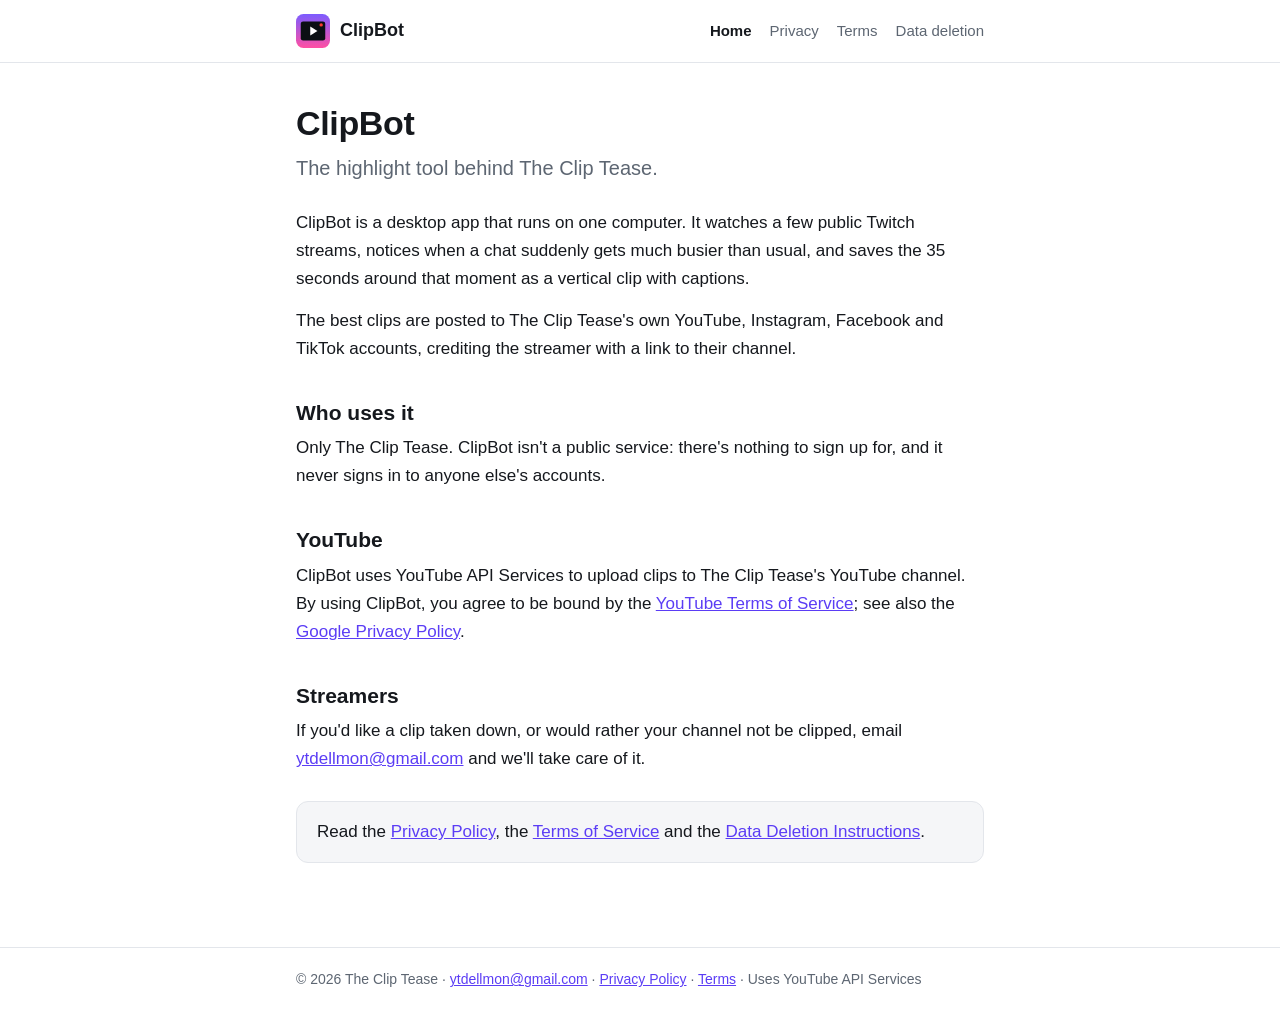
<file: index.html>
<!doctype html>
<html lang="en">
<head>
<meta charset="utf-8">
<meta name="viewport" content="width=device-width, initial-scale=1">
<title>ClipBot · The Clip Tease</title>
<meta name="description" content="ClipBot is the desktop app The Clip Tease uses to clip and post Twitch stream highlights.">
<link rel="stylesheet" href="style.css">
</head>
<body>
<header><div class="wrap">
  <a class="brand" href="./"><svg width="34" height="34" viewBox="0 0 100 100" aria-hidden="true"><defs><linearGradient id="g" x1="0" y1="0" x2="0" y2="1"><stop offset="0" stop-color="#7c5cff"/><stop offset="1" stop-color="#ff4fa3"/></linearGradient></defs><rect width="100" height="100" rx="22" fill="url(#g)"/><rect x="14" y="22" width="72" height="56" rx="7" fill="#0b0f14"/><path d="M42 37v26l21-13z" fill="#fff"/><circle cx="74" cy="32" r="5" fill="#ff3b30"/></svg>ClipBot</a>
  <nav><a href="./" aria-current="page">Home</a><a href="privacy.html">Privacy</a><a href="terms.html">Terms</a><a href="data-deletion.html">Data deletion</a></nav>
</div></header>
<main class="wrap">
  <h1>ClipBot</h1>
  <p class="lead">The highlight tool behind The Clip Tease.</p>
  <p>ClipBot is a desktop app that runs on one computer. It watches a few public Twitch streams, notices when a chat suddenly gets much busier than usual, and saves the 35 seconds around that moment as a vertical clip with captions.</p>
  <p>The best clips are posted to The Clip Tease's own YouTube, Instagram, Facebook and TikTok accounts, crediting the streamer with a link to their channel.</p>
  <h2>Who uses it</h2>
  <p>Only The Clip Tease. ClipBot isn't a public service: there's nothing to sign up for, and it never signs in to anyone else's accounts.</p>
  <h2>YouTube</h2>
  <p>ClipBot uses YouTube API Services to upload clips to The Clip Tease's YouTube channel. By using ClipBot, you agree to be bound by the <a href="https://www.youtube.com/t/terms">YouTube Terms of Service</a>; see also the <a href="http://www.google.com/policies/privacy">Google Privacy Policy</a>.</p>
  <h2>Streamers</h2>
  <p>If you'd like a clip taken down, or would rather your channel not be clipped, email <a href="mailto:ytdellmon@gmail.com">ytdellmon@gmail.com</a> and we'll take care of it.</p>
  <div class="card">Read the <a href="privacy.html">Privacy Policy</a>, the <a href="terms.html">Terms of Service</a> and the <a href="data-deletion.html">Data Deletion Instructions</a>.</div>
</main>
<footer><div class="wrap">© 2026 The Clip Tease · <a href="mailto:ytdellmon@gmail.com">ytdellmon@gmail.com</a> · <a href="privacy.html">Privacy Policy</a> · <a href="terms.html">Terms</a> · Uses YouTube API Services</div></footer>
</body>
</html>
</file>
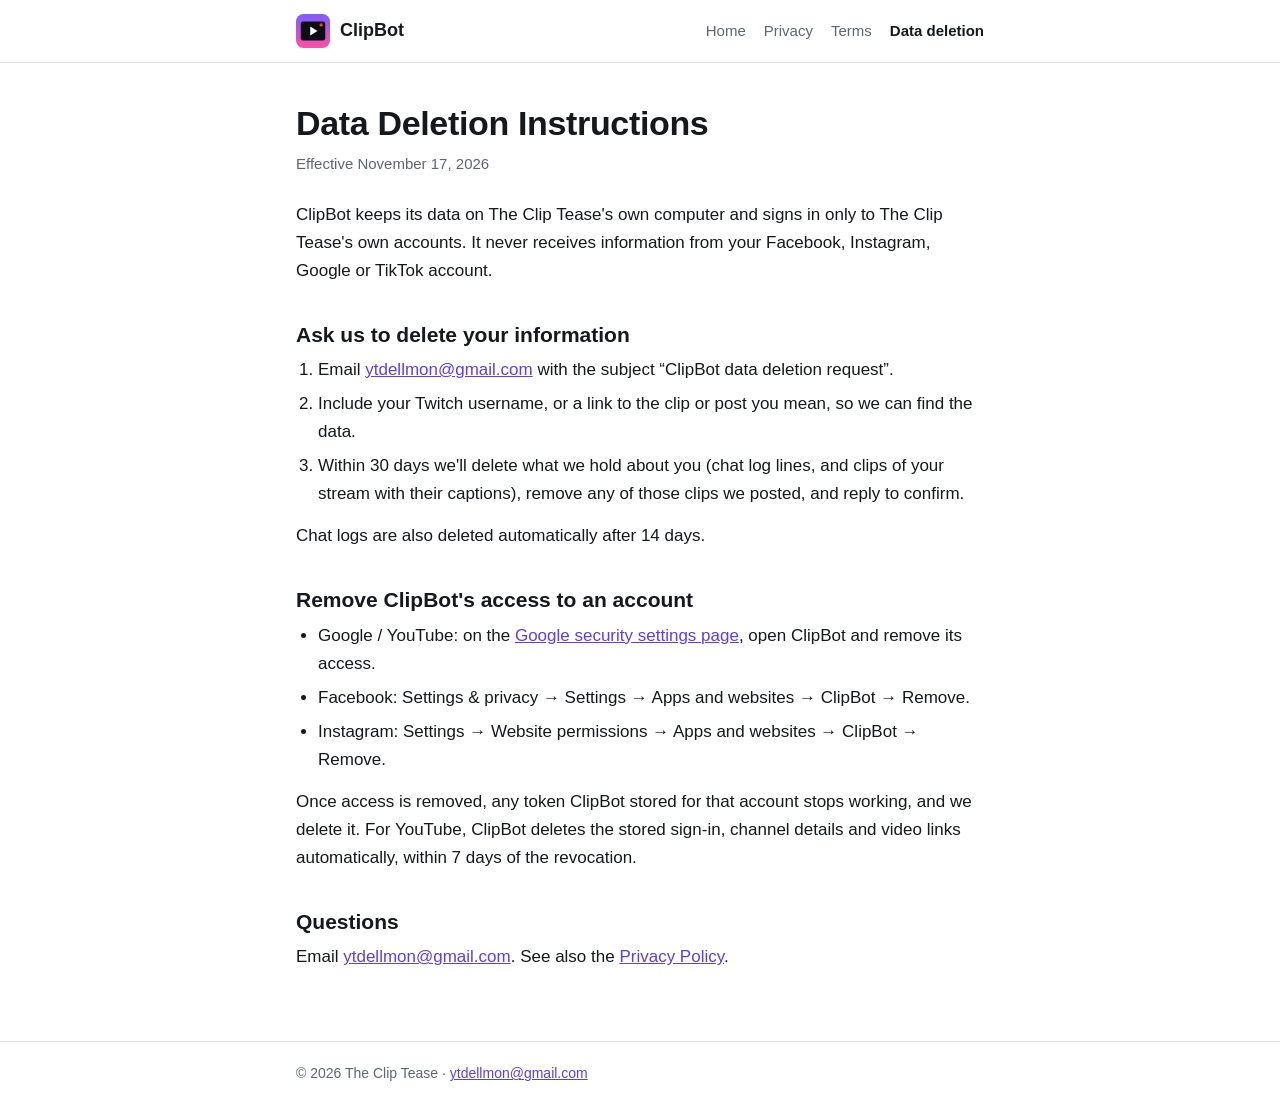
<file: data-deletion.html>
<!doctype html>
<html lang="en">
<head>
<meta charset="utf-8">
<meta name="viewport" content="width=device-width, initial-scale=1">
<title>Data Deletion · ClipBot</title>
<meta name="description" content="How to ask ClipBot to delete information about you.">
<link rel="stylesheet" href="style.css">
</head>
<body>
<header><div class="wrap">
  <a class="brand" href="./"><svg width="34" height="34" viewBox="0 0 100 100" aria-hidden="true"><defs><linearGradient id="g" x1="0" y1="0" x2="0" y2="1"><stop offset="0" stop-color="#7c5cff"/><stop offset="1" stop-color="#ff4fa3"/></linearGradient></defs><rect width="100" height="100" rx="22" fill="url(#g)"/><rect x="14" y="22" width="72" height="56" rx="7" fill="#0b0f14"/><path d="M42 37v26l21-13z" fill="#fff"/><circle cx="74" cy="32" r="5" fill="#ff3b30"/></svg>ClipBot</a>
  <nav><a href="./">Home</a><a href="privacy.html">Privacy</a><a href="terms.html">Terms</a><a href="data-deletion.html" aria-current="page">Data deletion</a></nav>
</div></header>
<main class="wrap">
  <h1>Data Deletion Instructions</h1>
  <p class="meta">Effective November 17, 2026</p>
  <p>ClipBot keeps its data on The Clip Tease's own computer and signs in only to The Clip Tease's own accounts. It never receives information from your Facebook, Instagram, Google or TikTok account.</p>

  <h2>Ask us to delete your information</h2>
  <ol>
    <li>Email <a href="mailto:ytdellmon@gmail.com?subject=ClipBot%20data%20deletion%20request">ytdellmon@gmail.com</a> with the subject “ClipBot data deletion request”.</li>
    <li>Include your Twitch username, or a link to the clip or post you mean, so we can find the data.</li>
    <li>Within 30 days we'll delete what we hold about you (chat log lines, and clips of your stream with their captions), remove any of those clips we posted, and reply to confirm.</li>
  </ol>
  <p>Chat logs are also deleted automatically after 14 days.</p>

  <h2>Remove ClipBot's access to an account</h2>
  <ul>
    <li>Google / YouTube: on the <a href="https://security.google.com/settings/security/permissions">Google security settings page</a>, open ClipBot and remove its access.</li>
    <li>Facebook: Settings &amp; privacy → Settings → Apps and websites → ClipBot → Remove.</li>
    <li>Instagram: Settings → Website permissions → Apps and websites → ClipBot → Remove.</li>
  </ul>
  <p>Once access is removed, any token ClipBot stored for that account stops working, and we delete it. For YouTube, ClipBot deletes the stored sign-in, channel details and video links automatically, within 7 days of the revocation.</p>

  <h2>Questions</h2>
  <p>Email <a href="mailto:ytdellmon@gmail.com">ytdellmon@gmail.com</a>. See also the <a href="privacy.html">Privacy Policy</a>.</p>
</main>
<footer><div class="wrap">© 2026 The Clip Tease · <a href="mailto:ytdellmon@gmail.com">ytdellmon@gmail.com</a></div></footer>
</body>
</html>
</file>
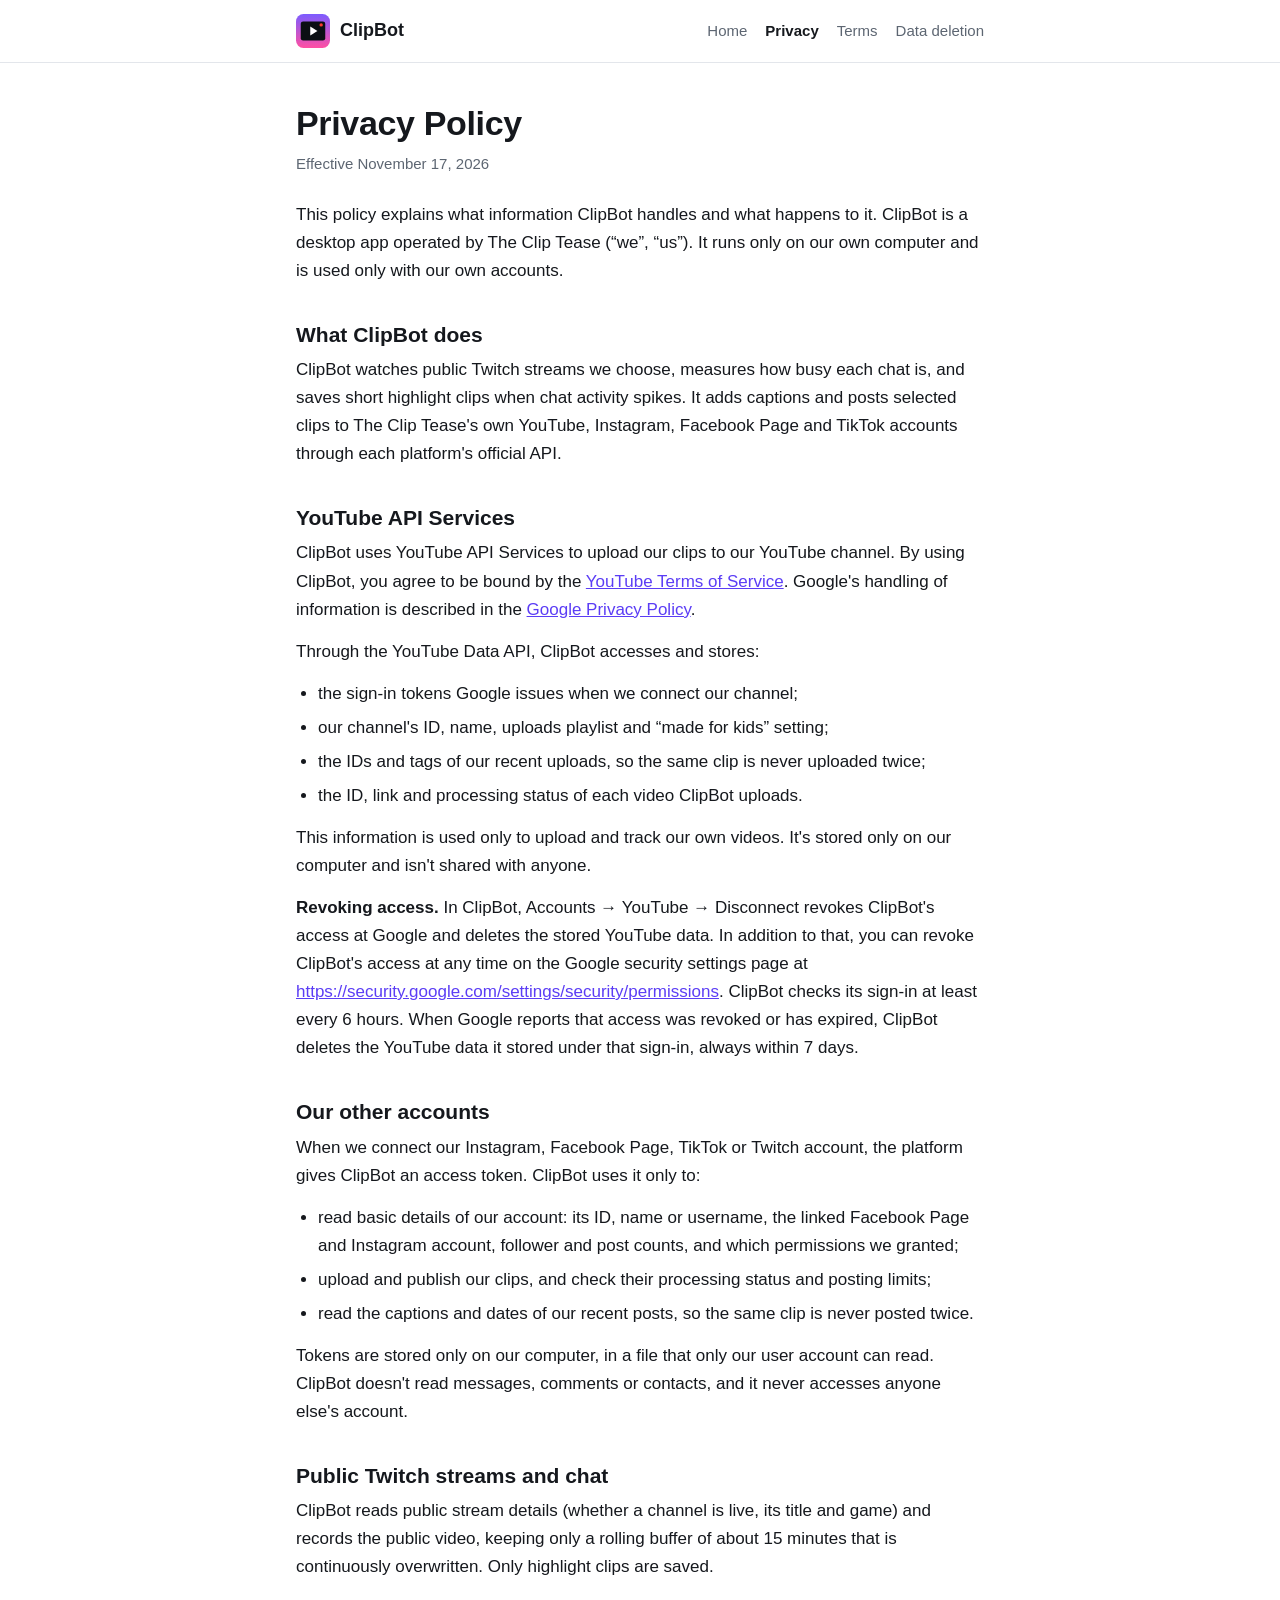
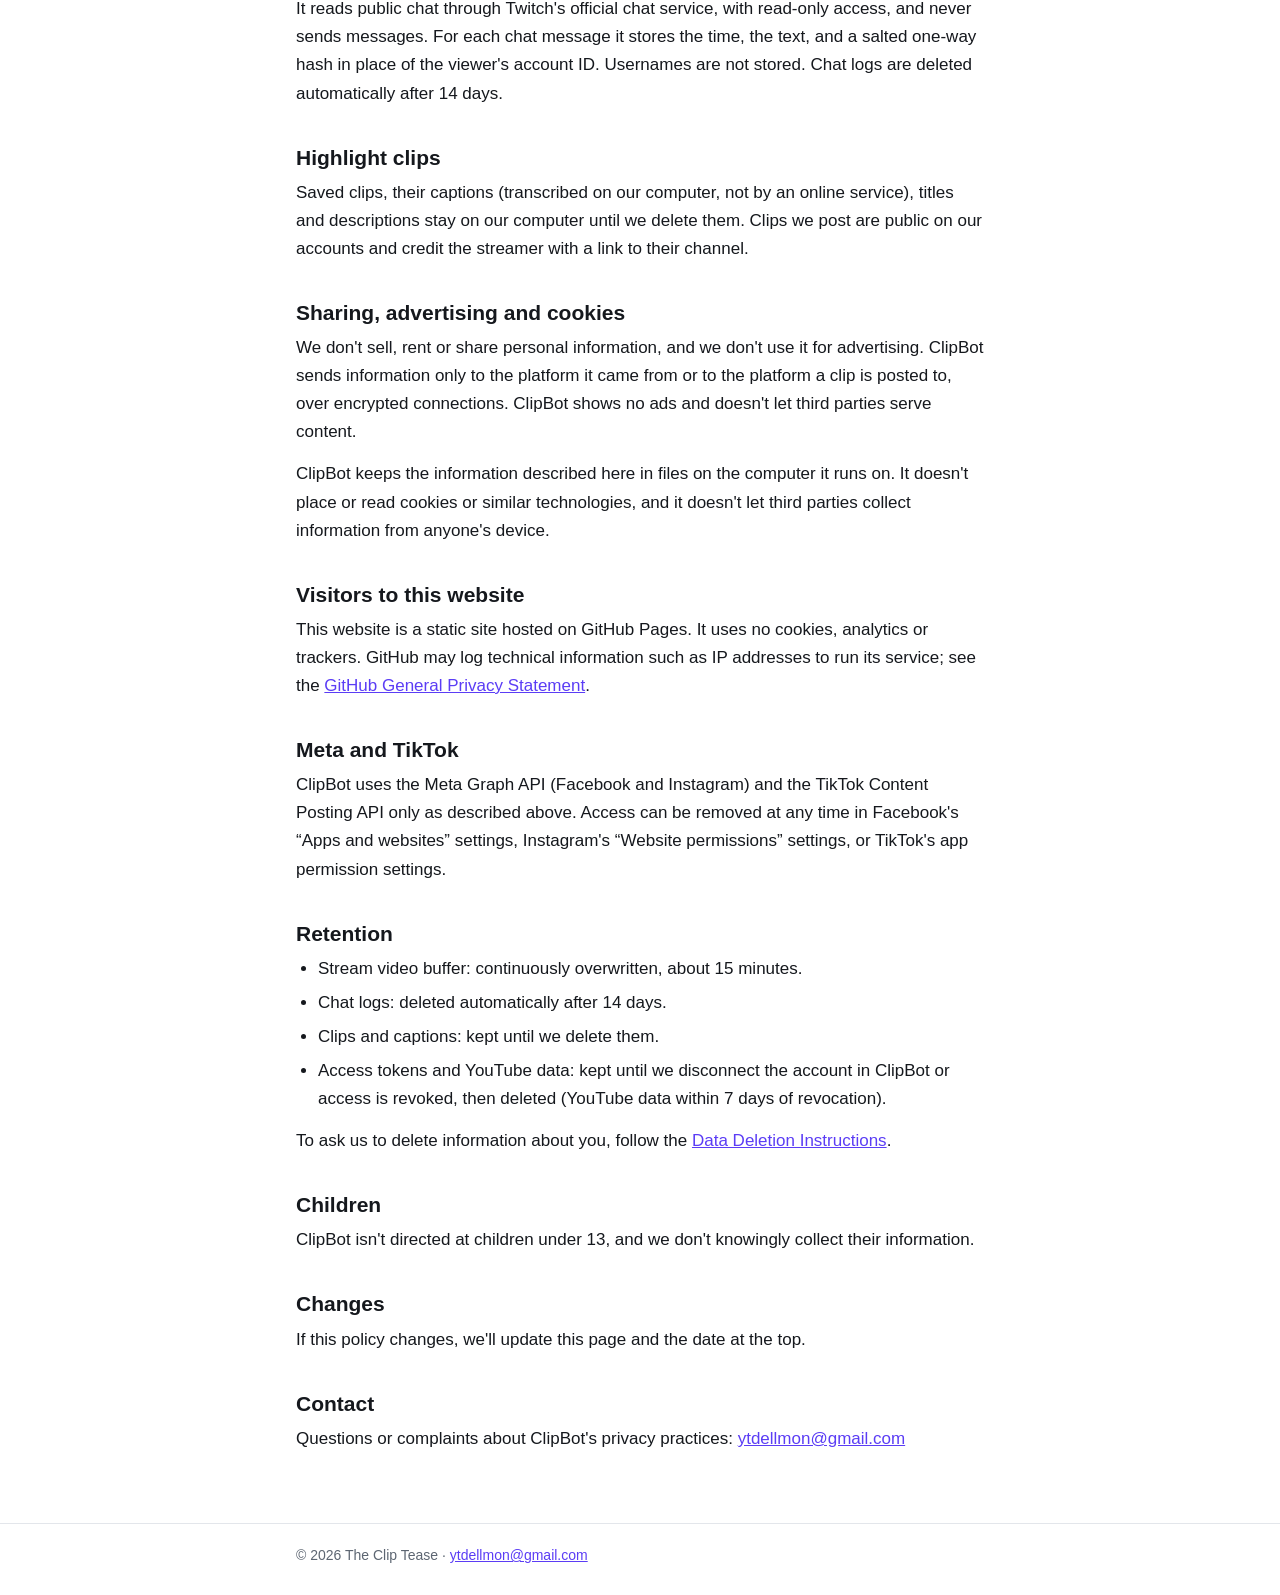
<file: privacy.html>
<!doctype html>
<html lang="en">
<head>
<meta charset="utf-8">
<meta name="viewport" content="width=device-width, initial-scale=1">
<title>Privacy Policy · ClipBot</title>
<meta name="description" content="What information ClipBot handles and what happens to it.">
<link rel="stylesheet" href="style.css">
</head>
<body>
<header><div class="wrap">
  <a class="brand" href="./"><svg width="34" height="34" viewBox="0 0 100 100" aria-hidden="true"><defs><linearGradient id="g" x1="0" y1="0" x2="0" y2="1"><stop offset="0" stop-color="#7c5cff"/><stop offset="1" stop-color="#ff4fa3"/></linearGradient></defs><rect width="100" height="100" rx="22" fill="url(#g)"/><rect x="14" y="22" width="72" height="56" rx="7" fill="#0b0f14"/><path d="M42 37v26l21-13z" fill="#fff"/><circle cx="74" cy="32" r="5" fill="#ff3b30"/></svg>ClipBot</a>
  <nav><a href="./">Home</a><a href="privacy.html" aria-current="page">Privacy</a><a href="terms.html">Terms</a><a href="data-deletion.html">Data deletion</a></nav>
</div></header>
<main class="wrap">
  <h1>Privacy Policy</h1>
  <p class="meta">Effective November 17, 2026</p>
  <p>This policy explains what information ClipBot handles and what happens to it. ClipBot is a desktop app operated by The Clip Tease (“we”, “us”). It runs only on our own computer and is used only with our own accounts.</p>

  <h2>What ClipBot does</h2>
  <p>ClipBot watches public Twitch streams we choose, measures how busy each chat is, and saves short highlight clips when chat activity spikes. It adds captions and posts selected clips to The Clip Tease's own YouTube, Instagram, Facebook Page and TikTok accounts through each platform's official API.</p>

  <h2>YouTube API Services</h2>
  <p>ClipBot uses YouTube API Services to upload our clips to our YouTube channel. By using ClipBot, you agree to be bound by the <a href="https://www.youtube.com/t/terms">YouTube Terms of Service</a>. Google's handling of information is described in the <a href="http://www.google.com/policies/privacy">Google Privacy Policy</a>.</p>
  <p>Through the YouTube Data API, ClipBot accesses and stores:</p>
  <ul>
    <li>the sign-in tokens Google issues when we connect our channel;</li>
    <li>our channel's ID, name, uploads playlist and “made for kids” setting;</li>
    <li>the IDs and tags of our recent uploads, so the same clip is never uploaded twice;</li>
    <li>the ID, link and processing status of each video ClipBot uploads.</li>
  </ul>
  <p>This information is used only to upload and track our own videos. It's stored only on our computer and isn't shared with anyone.</p>
  <p><b>Revoking access.</b> In ClipBot, Accounts → YouTube → Disconnect revokes ClipBot's access at Google and deletes the stored YouTube data. In addition to that, you can revoke ClipBot's access at any time on the Google security settings page at <a href="https://security.google.com/settings/security/permissions">https://security.google.com/settings/security/permissions</a>. ClipBot checks its sign-in at least every 6 hours. When Google reports that access was revoked or has expired, ClipBot deletes the YouTube data it stored under that sign-in, always within 7 days.</p>

  <h2>Our other accounts</h2>
  <p>When we connect our Instagram, Facebook Page, TikTok or Twitch account, the platform gives ClipBot an access token. ClipBot uses it only to:</p>
  <ul>
    <li>read basic details of our account: its ID, name or username, the linked Facebook Page and Instagram account, follower and post counts, and which permissions we granted;</li>
    <li>upload and publish our clips, and check their processing status and posting limits;</li>
    <li>read the captions and dates of our recent posts, so the same clip is never posted twice.</li>
  </ul>
  <p>Tokens are stored only on our computer, in a file that only our user account can read. ClipBot doesn't read messages, comments or contacts, and it never accesses anyone else's account.</p>

  <h2>Public Twitch streams and chat</h2>
  <p>ClipBot reads public stream details (whether a channel is live, its title and game) and records the public video, keeping only a rolling buffer of about 15 minutes that is continuously overwritten. Only highlight clips are saved.</p>
  <p>It reads public chat through Twitch's official chat service, with read-only access, and never sends messages. For each chat message it stores the time, the text, and a salted one-way hash in place of the viewer's account ID. Usernames are not stored. Chat logs are deleted automatically after 14 days.</p>

  <h2>Highlight clips</h2>
  <p>Saved clips, their captions (transcribed on our computer, not by an online service), titles and descriptions stay on our computer until we delete them. Clips we post are public on our accounts and credit the streamer with a link to their channel.</p>

  <h2>Sharing, advertising and cookies</h2>
  <p>We don't sell, rent or share personal information, and we don't use it for advertising. ClipBot sends information only to the platform it came from or to the platform a clip is posted to, over encrypted connections. ClipBot shows no ads and doesn't let third parties serve content.</p>
  <p>ClipBot keeps the information described here in files on the computer it runs on. It doesn't place or read cookies or similar technologies, and it doesn't let third parties collect information from anyone's device.</p>

  <h2>Visitors to this website</h2>
  <p>This website is a static site hosted on GitHub Pages. It uses no cookies, analytics or trackers. GitHub may log technical information such as IP addresses to run its service; see the <a href="https://docs.github.com/site-policy/privacy-policies/github-general-privacy-statement">GitHub General Privacy Statement</a>.</p>

  <h2>Meta and TikTok</h2>
  <p>ClipBot uses the Meta Graph API (Facebook and Instagram) and the TikTok Content Posting API only as described above. Access can be removed at any time in Facebook's “Apps and websites” settings, Instagram's “Website permissions” settings, or TikTok's app permission settings.</p>

  <h2>Retention</h2>
  <ul>
    <li>Stream video buffer: continuously overwritten, about 15 minutes.</li>
    <li>Chat logs: deleted automatically after 14 days.</li>
    <li>Clips and captions: kept until we delete them.</li>
    <li>Access tokens and YouTube data: kept until we disconnect the account in ClipBot or access is revoked, then deleted (YouTube data within 7 days of revocation).</li>
  </ul>
  <p>To ask us to delete information about you, follow the <a href="data-deletion.html">Data Deletion Instructions</a>.</p>

  <h2>Children</h2>
  <p>ClipBot isn't directed at children under 13, and we don't knowingly collect their information.</p>

  <h2>Changes</h2>
  <p>If this policy changes, we'll update this page and the date at the top.</p>

  <h2>Contact</h2>
  <p>Questions or complaints about ClipBot's privacy practices: <a href="mailto:ytdellmon@gmail.com">ytdellmon@gmail.com</a></p>
</main>
<footer><div class="wrap">© 2026 The Clip Tease · <a href="mailto:ytdellmon@gmail.com">ytdellmon@gmail.com</a></div></footer>
</body>
</html>
</file>
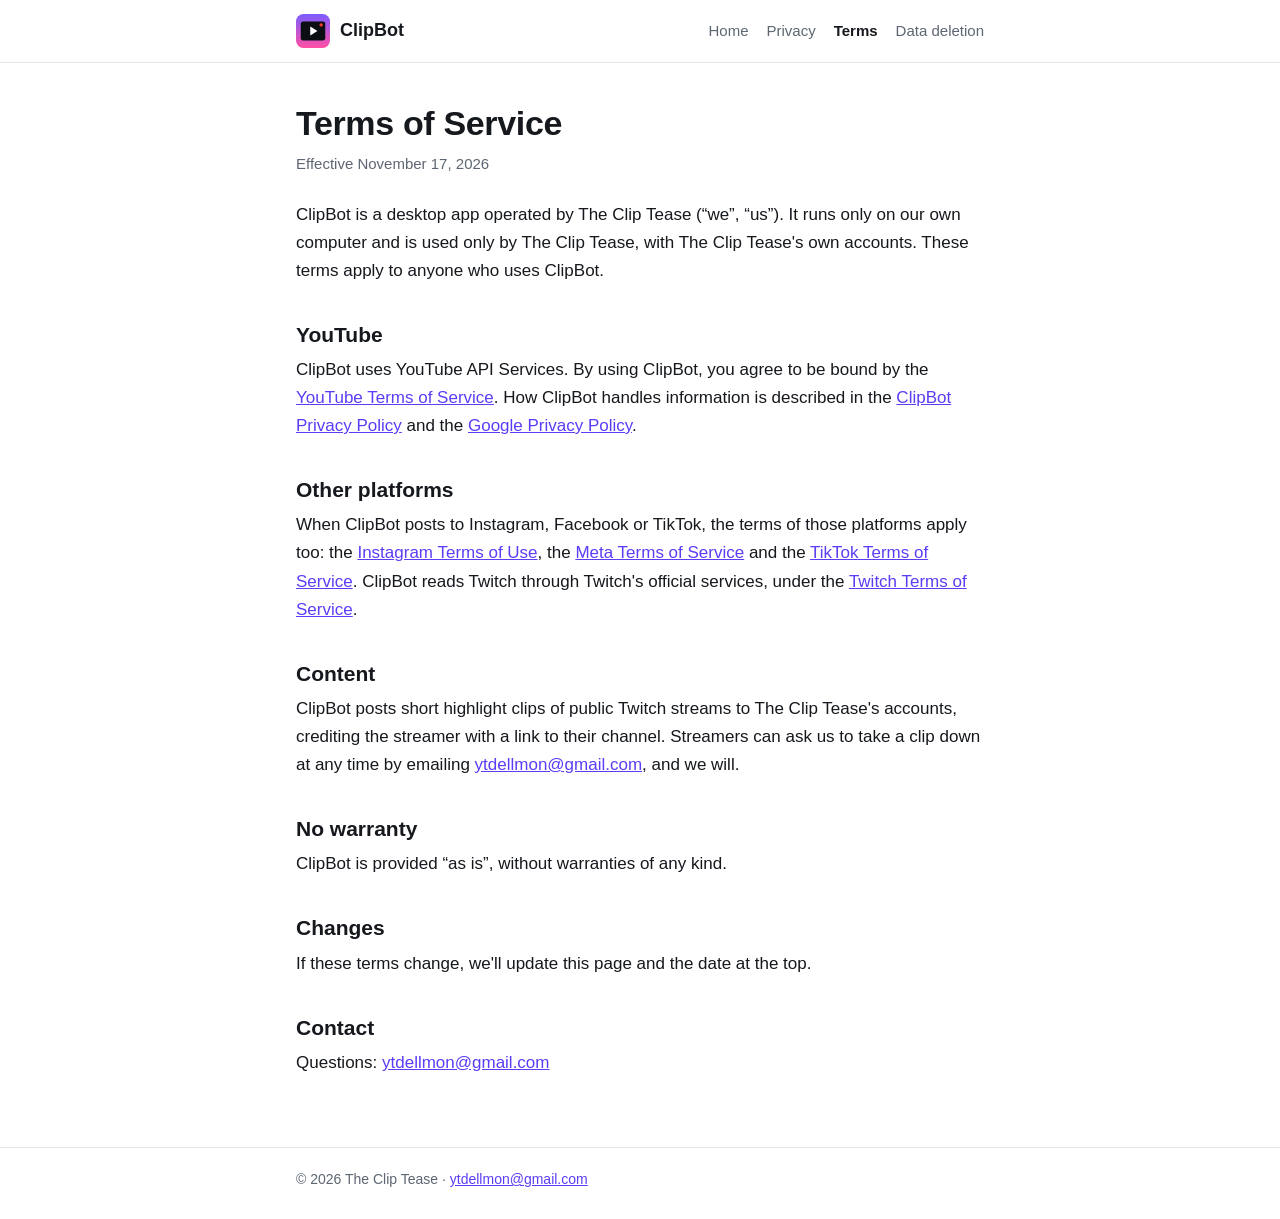
<file: terms.html>
<!doctype html>
<html lang="en">
<head>
<meta charset="utf-8">
<meta name="viewport" content="width=device-width, initial-scale=1">
<title>Terms of Service · ClipBot</title>
<meta name="description" content="The terms for using ClipBot.">
<link rel="stylesheet" href="style.css">
</head>
<body>
<header><div class="wrap">
  <a class="brand" href="./"><svg width="34" height="34" viewBox="0 0 100 100" aria-hidden="true"><defs><linearGradient id="g" x1="0" y1="0" x2="0" y2="1"><stop offset="0" stop-color="#7c5cff"/><stop offset="1" stop-color="#ff4fa3"/></linearGradient></defs><rect width="100" height="100" rx="22" fill="url(#g)"/><rect x="14" y="22" width="72" height="56" rx="7" fill="#0b0f14"/><path d="M42 37v26l21-13z" fill="#fff"/><circle cx="74" cy="32" r="5" fill="#ff3b30"/></svg>ClipBot</a>
  <nav><a href="./">Home</a><a href="privacy.html">Privacy</a><a href="terms.html" aria-current="page">Terms</a><a href="data-deletion.html">Data deletion</a></nav>
</div></header>
<main class="wrap">
  <h1>Terms of Service</h1>
  <p class="meta">Effective November 17, 2026</p>
  <p>ClipBot is a desktop app operated by The Clip Tease (“we”, “us”). It runs only on our own computer and is used only by The Clip Tease, with The Clip Tease's own accounts. These terms apply to anyone who uses ClipBot.</p>

  <h2>YouTube</h2>
  <p>ClipBot uses YouTube API Services. By using ClipBot, you agree to be bound by the <a href="https://www.youtube.com/t/terms">YouTube Terms of Service</a>. How ClipBot handles information is described in the <a href="privacy.html">ClipBot Privacy Policy</a> and the <a href="http://www.google.com/policies/privacy">Google Privacy Policy</a>.</p>

  <h2>Other platforms</h2>
  <p>When ClipBot posts to Instagram, Facebook or TikTok, the terms of those platforms apply too: the <a href="https://help.instagram.com/581066165581870">Instagram Terms of Use</a>, the <a href="https://www.facebook.com/terms.php">Meta Terms of Service</a> and the <a href="https://www.tiktok.com/legal/terms-of-service">TikTok Terms of Service</a>. ClipBot reads Twitch through Twitch's official services, under the <a href="https://www.twitch.tv/p/legal/terms-of-service/">Twitch Terms of Service</a>.</p>

  <h2>Content</h2>
  <p>ClipBot posts short highlight clips of public Twitch streams to The Clip Tease's accounts, crediting the streamer with a link to their channel. Streamers can ask us to take a clip down at any time by emailing <a href="mailto:ytdellmon@gmail.com">ytdellmon@gmail.com</a>, and we will.</p>

  <h2>No warranty</h2>
  <p>ClipBot is provided “as is”, without warranties of any kind.</p>

  <h2>Changes</h2>
  <p>If these terms change, we'll update this page and the date at the top.</p>

  <h2>Contact</h2>
  <p>Questions: <a href="mailto:ytdellmon@gmail.com">ytdellmon@gmail.com</a></p>
</main>
<footer><div class="wrap">© 2026 The Clip Tease · <a href="mailto:ytdellmon@gmail.com">ytdellmon@gmail.com</a></div></footer>
</body>
</html>
</file>
<file: style.css>
:root{color-scheme:light dark;--bg:#fff;--fg:#15181d;--muted:#5d6672;--line:#e3e6eb;--card:#f5f6f8;--link:#5b3df5}
@media (prefers-color-scheme:dark){:root{--bg:#0b0f14;--fg:#e6edf3;--muted:#8b98a8;--line:#243040;--card:#131a22;--link:#b3a1ff}}
*{box-sizing:border-box}
body{margin:0;background:var(--bg);color:var(--fg);font:17px/1.65 -apple-system,BlinkMacSystemFont,"Segoe UI",Roboto,Helvetica,Arial,sans-serif;-webkit-text-size-adjust:100%}
.wrap{max-width:720px;margin:0 auto;padding:0 16px}
header{border-bottom:1px solid var(--line)}
header .wrap{display:flex;align-items:center;gap:8px 20px;flex-wrap:wrap;padding-top:14px;padding-bottom:14px}
.brand{display:flex;align-items:center;gap:10px;margin-right:auto;color:var(--fg);font-weight:700;font-size:18px;text-decoration:none}
.brand svg{width:34px;height:34px}
nav{display:flex;gap:18px;font-size:15px}
nav a{color:var(--muted);text-decoration:none}
nav a[aria-current=page]{color:var(--fg);font-weight:600}
main.wrap{padding-top:40px;padding-bottom:56px}
h1{font-size:34px;line-height:1.2;letter-spacing:-.01em;margin:0 0 8px}
h2{font-size:21px;line-height:1.3;margin:36px 0 8px}
h3{font-size:17px;margin:24px 0 4px}
p{margin:0 0 14px}
.meta{color:var(--muted);font-size:15px;margin-bottom:24px}
.lead{color:var(--muted);font-size:20px;margin-bottom:24px}
a{color:var(--link)}
ul,ol{padding-left:22px;margin:0 0 14px}
li{margin:6px 0}
.card{background:var(--card);border:1px solid var(--line);border-radius:12px;padding:16px 20px;margin:28px 0}
footer{border-top:1px solid var(--line);color:var(--muted);font-size:14px}
footer .wrap{padding-top:20px;padding-bottom:28px}
</file>
